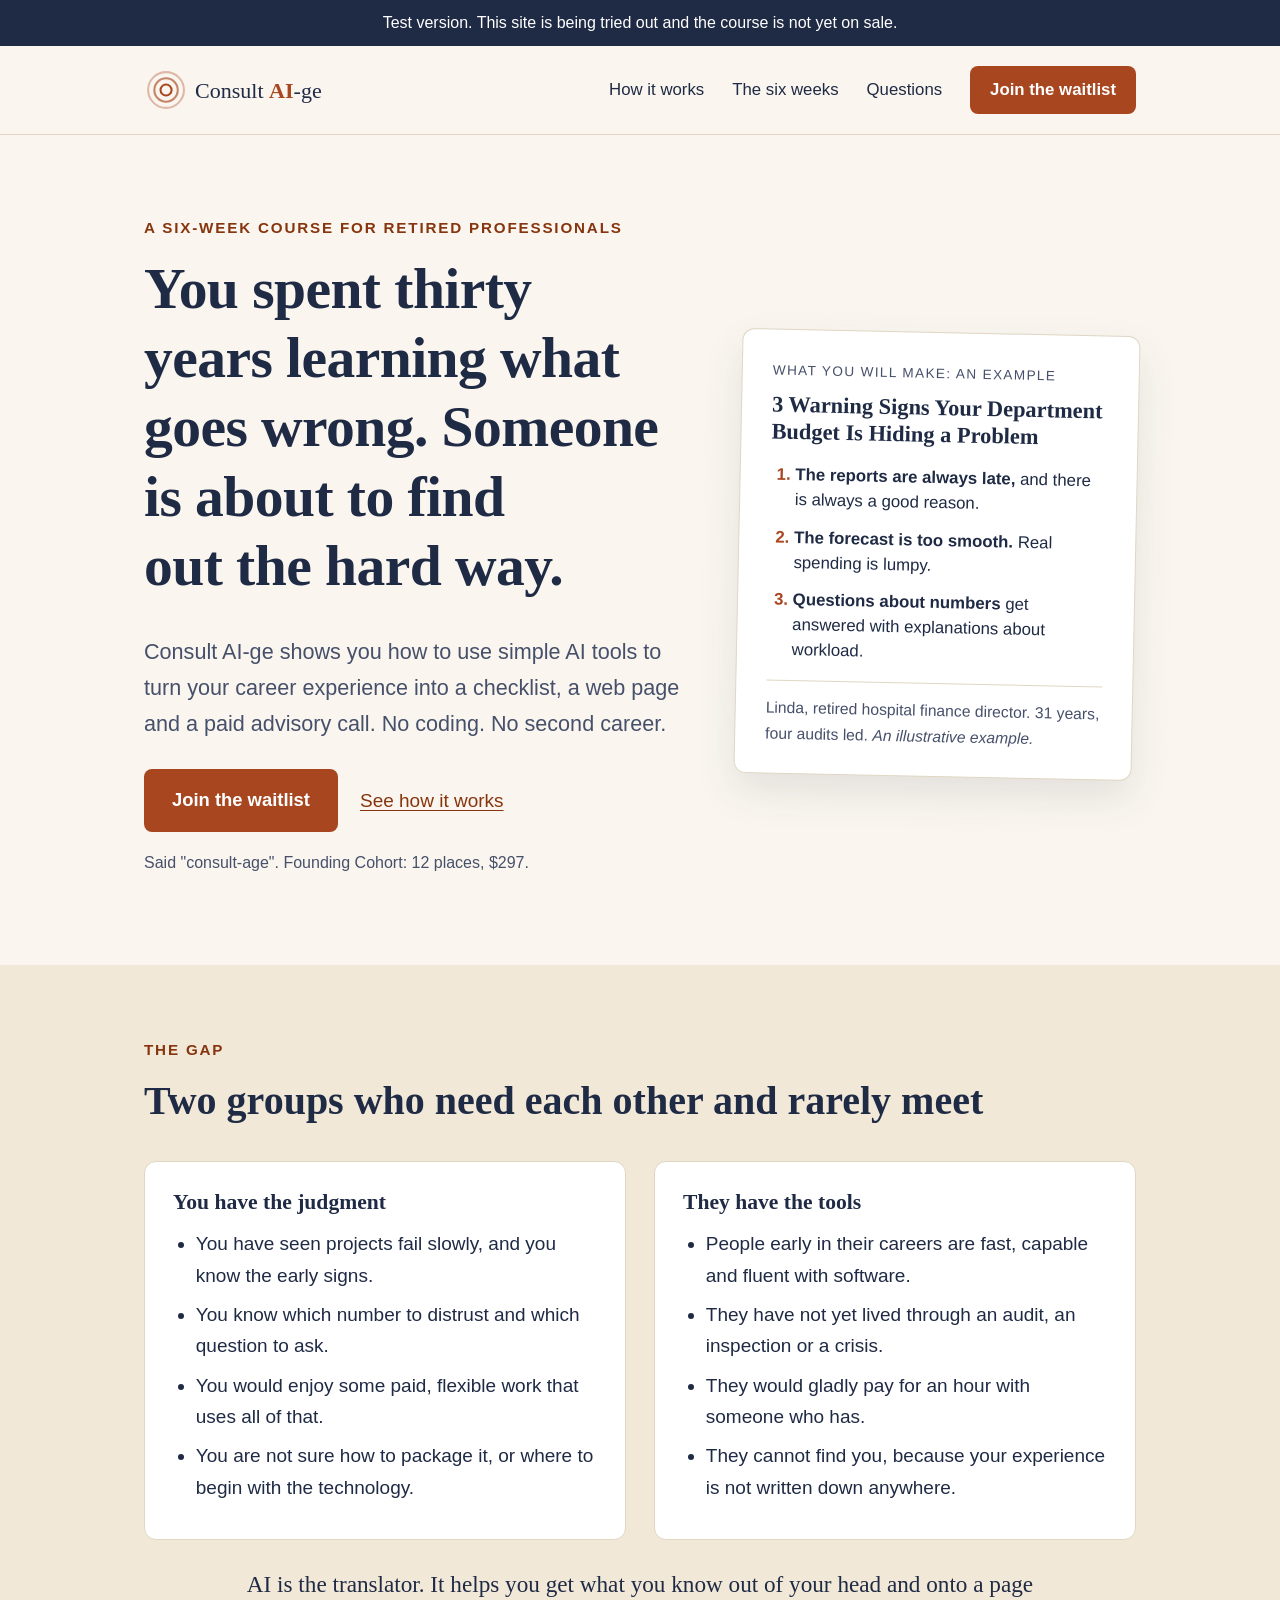
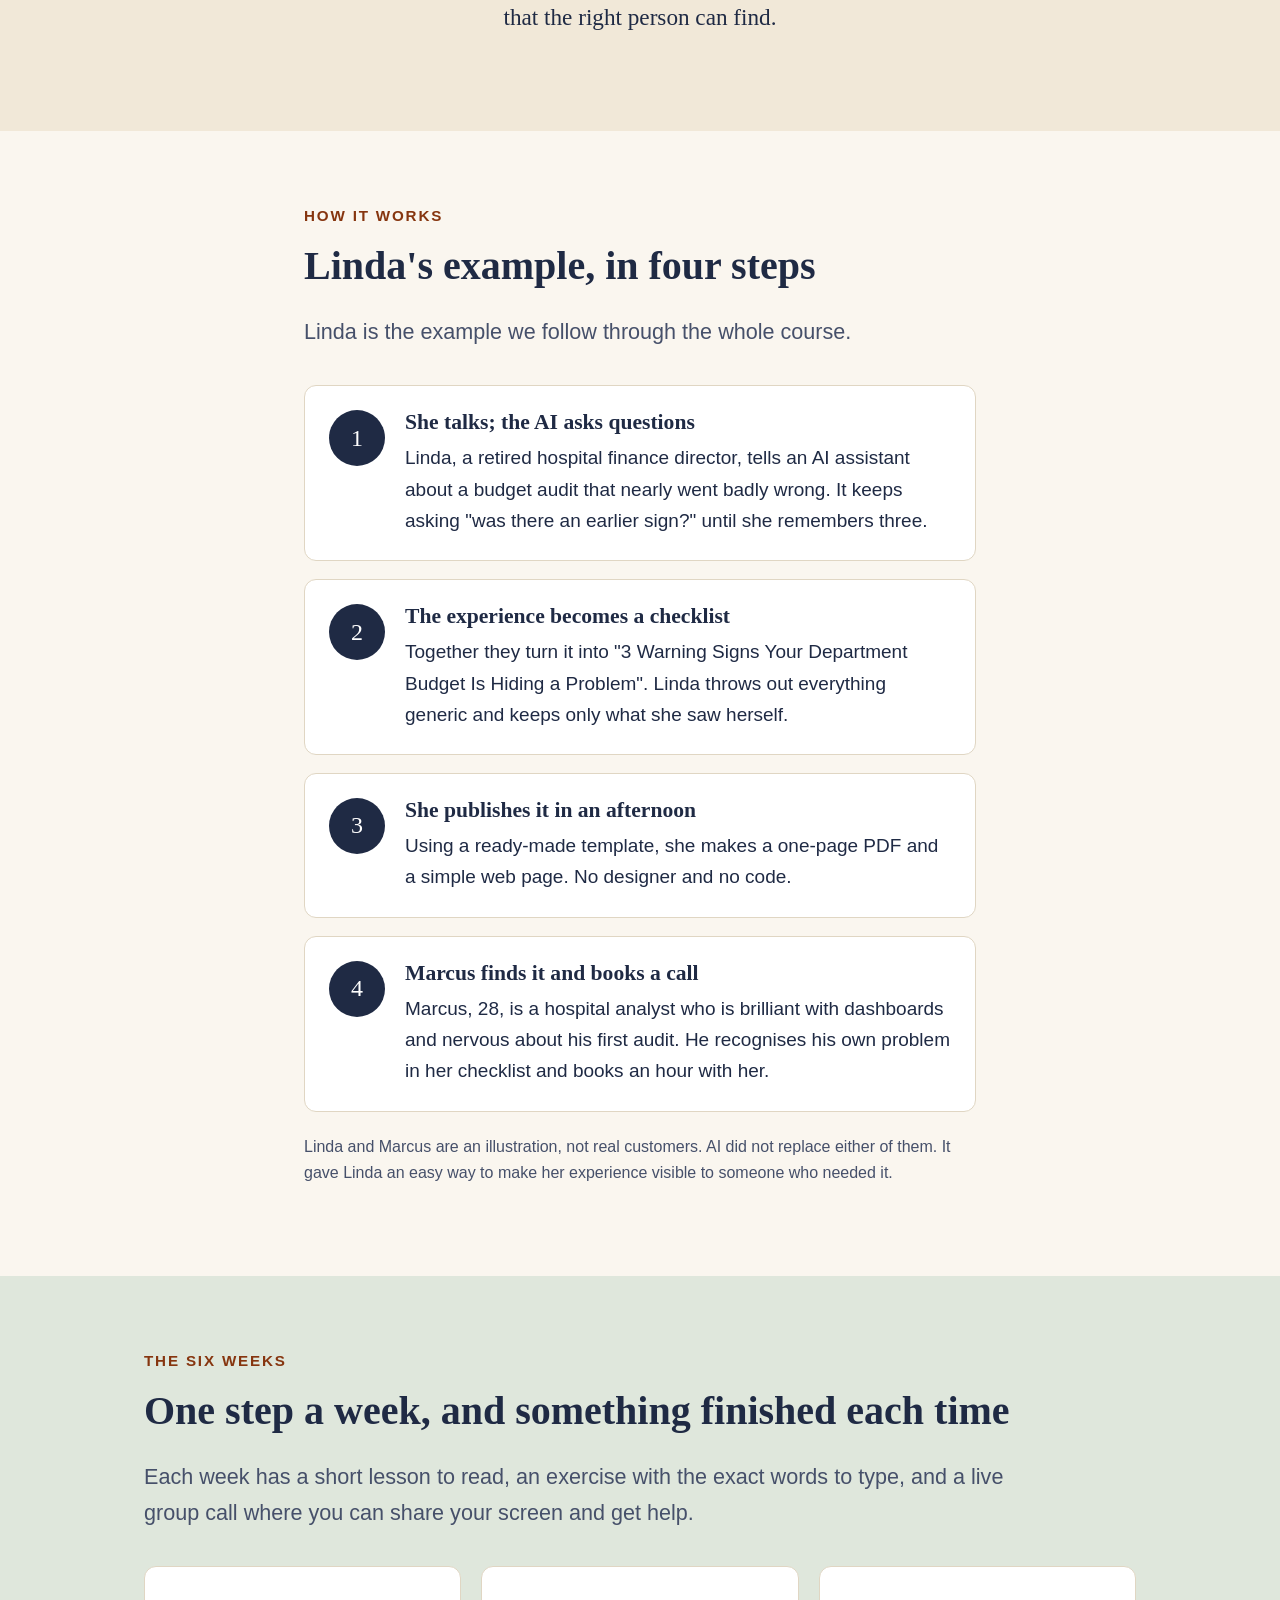
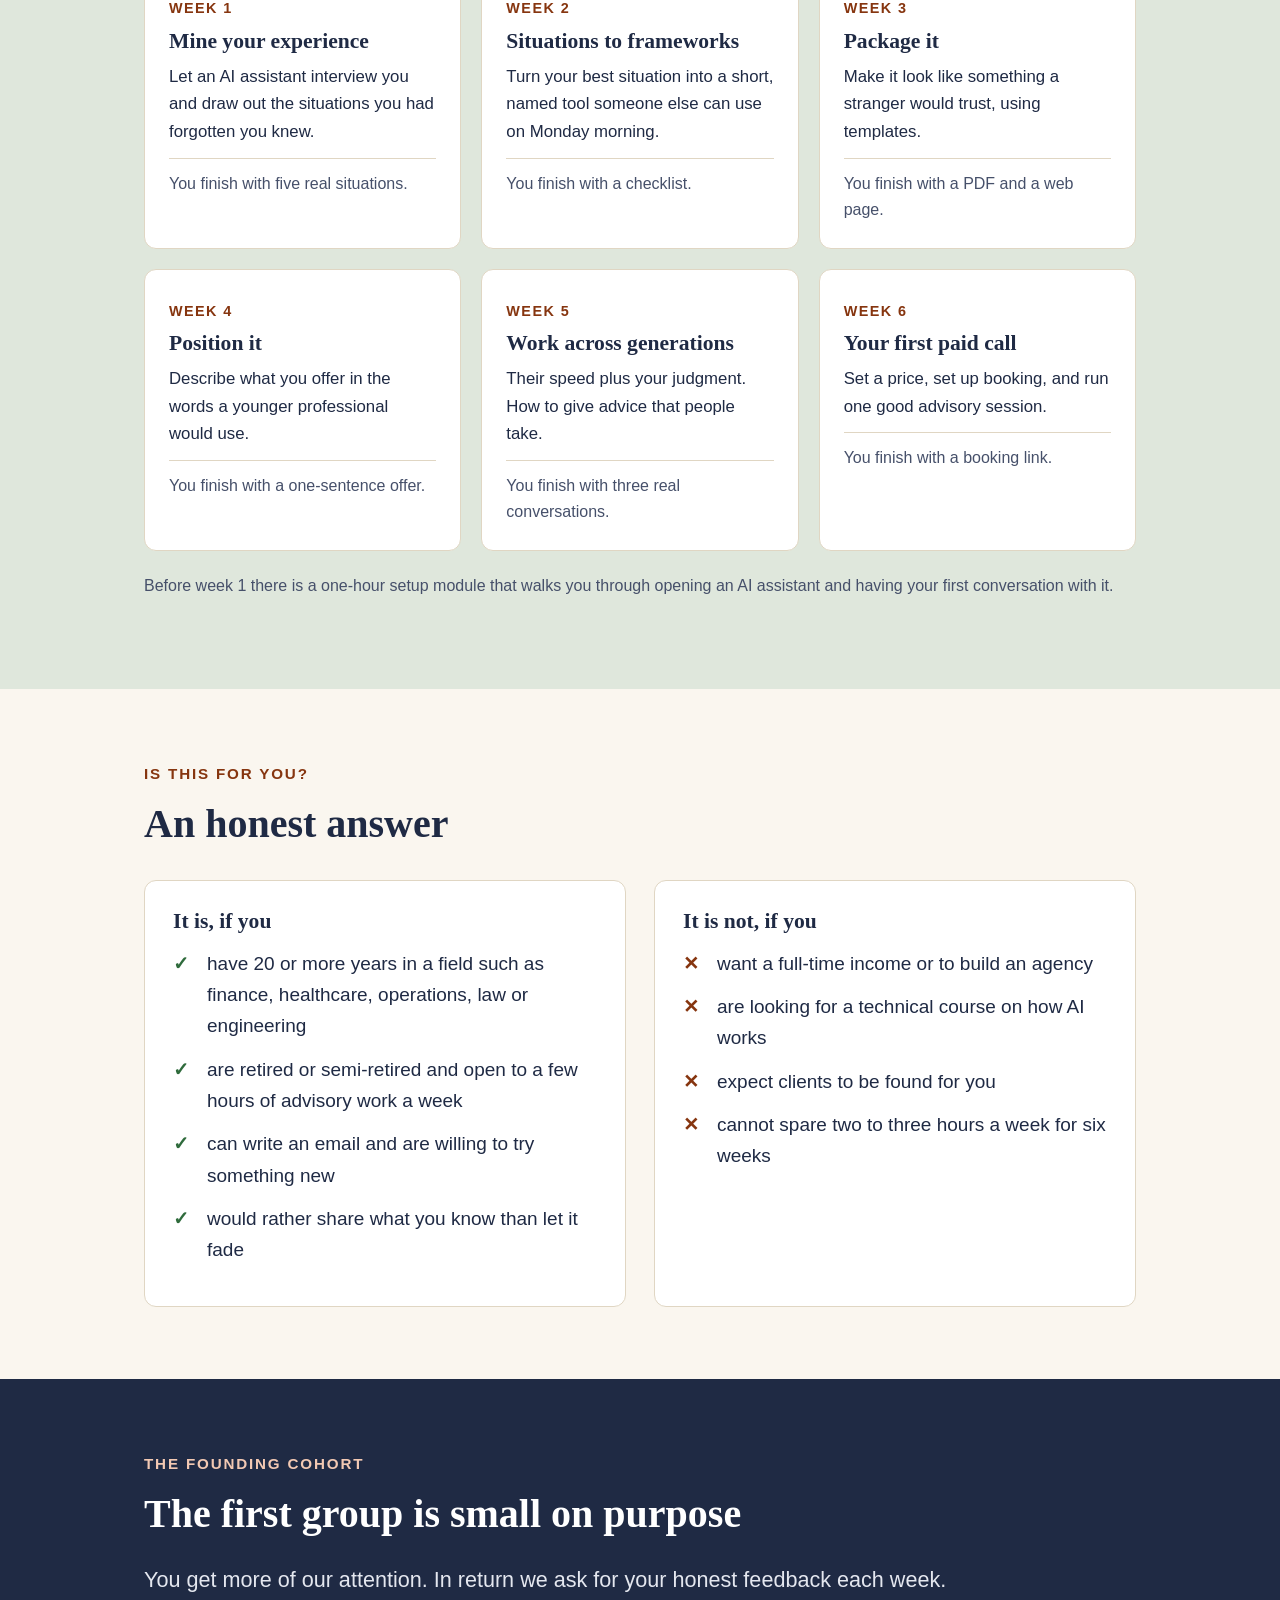
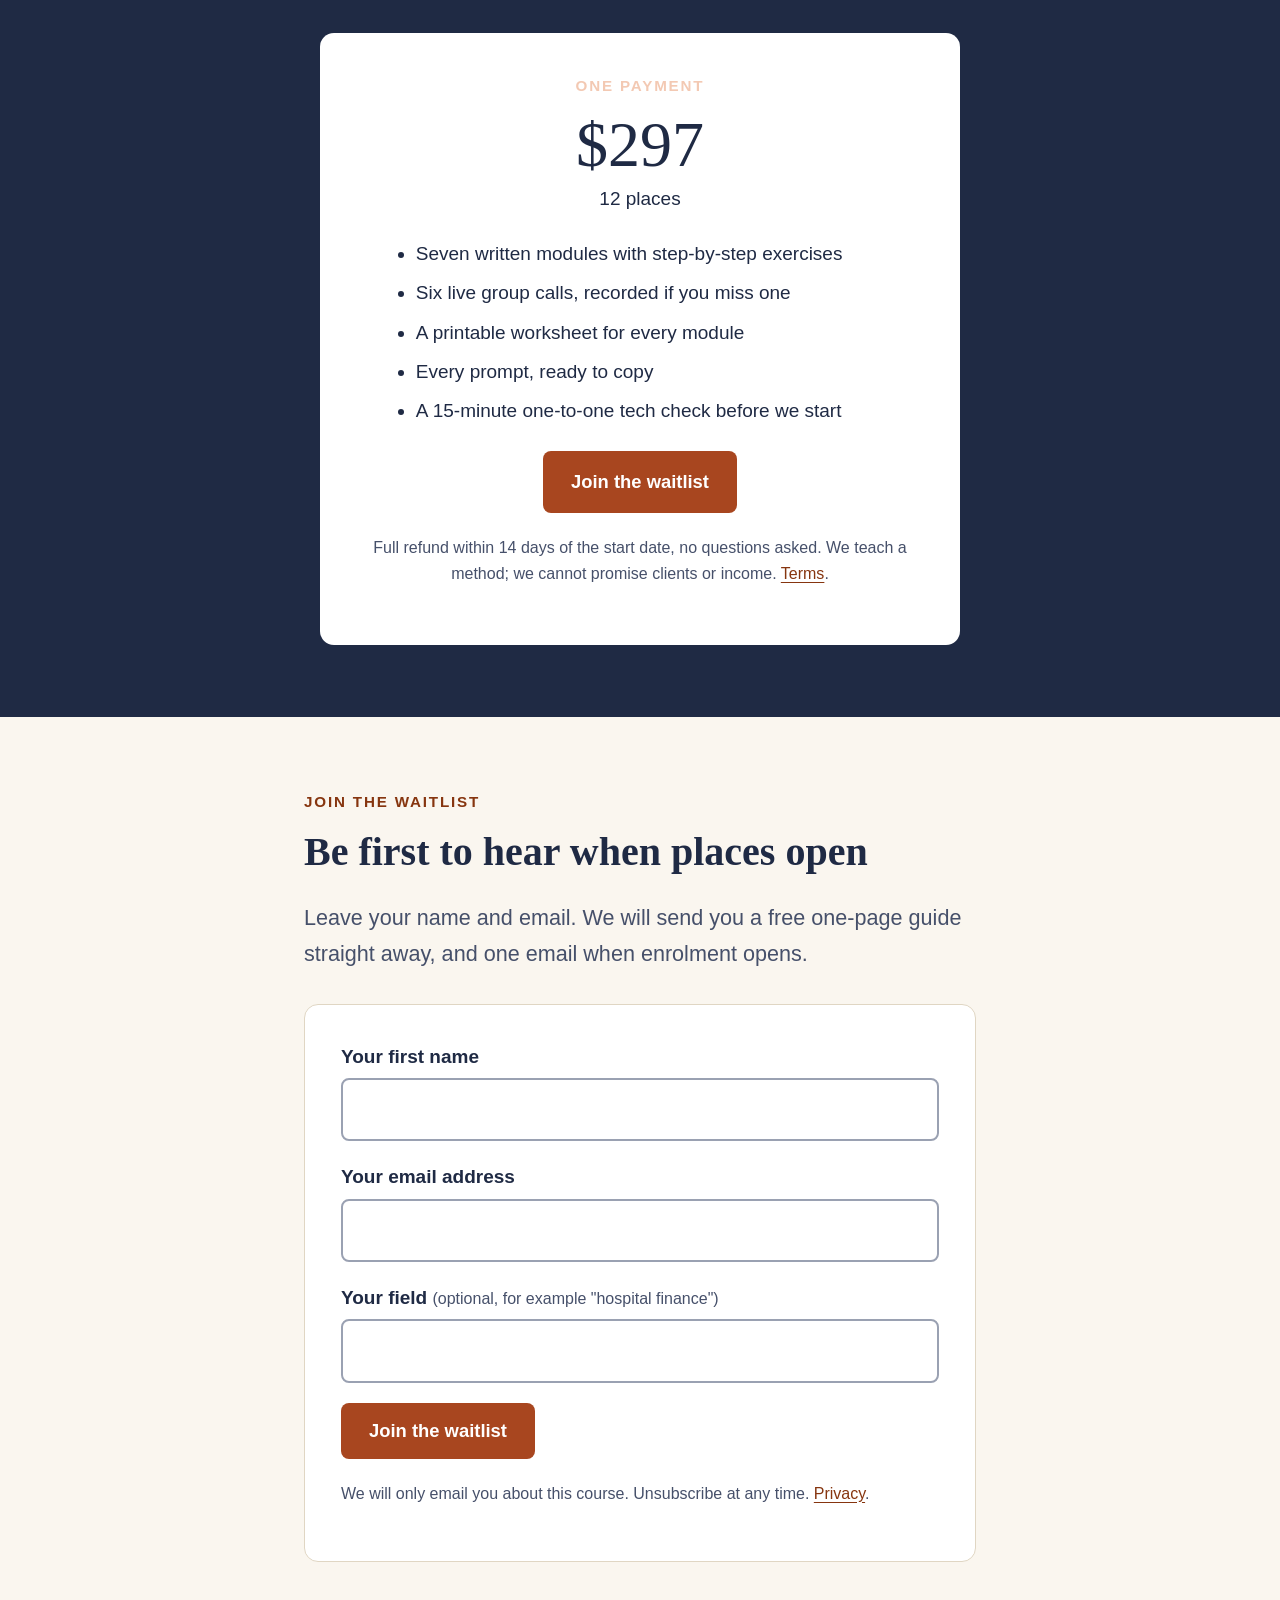
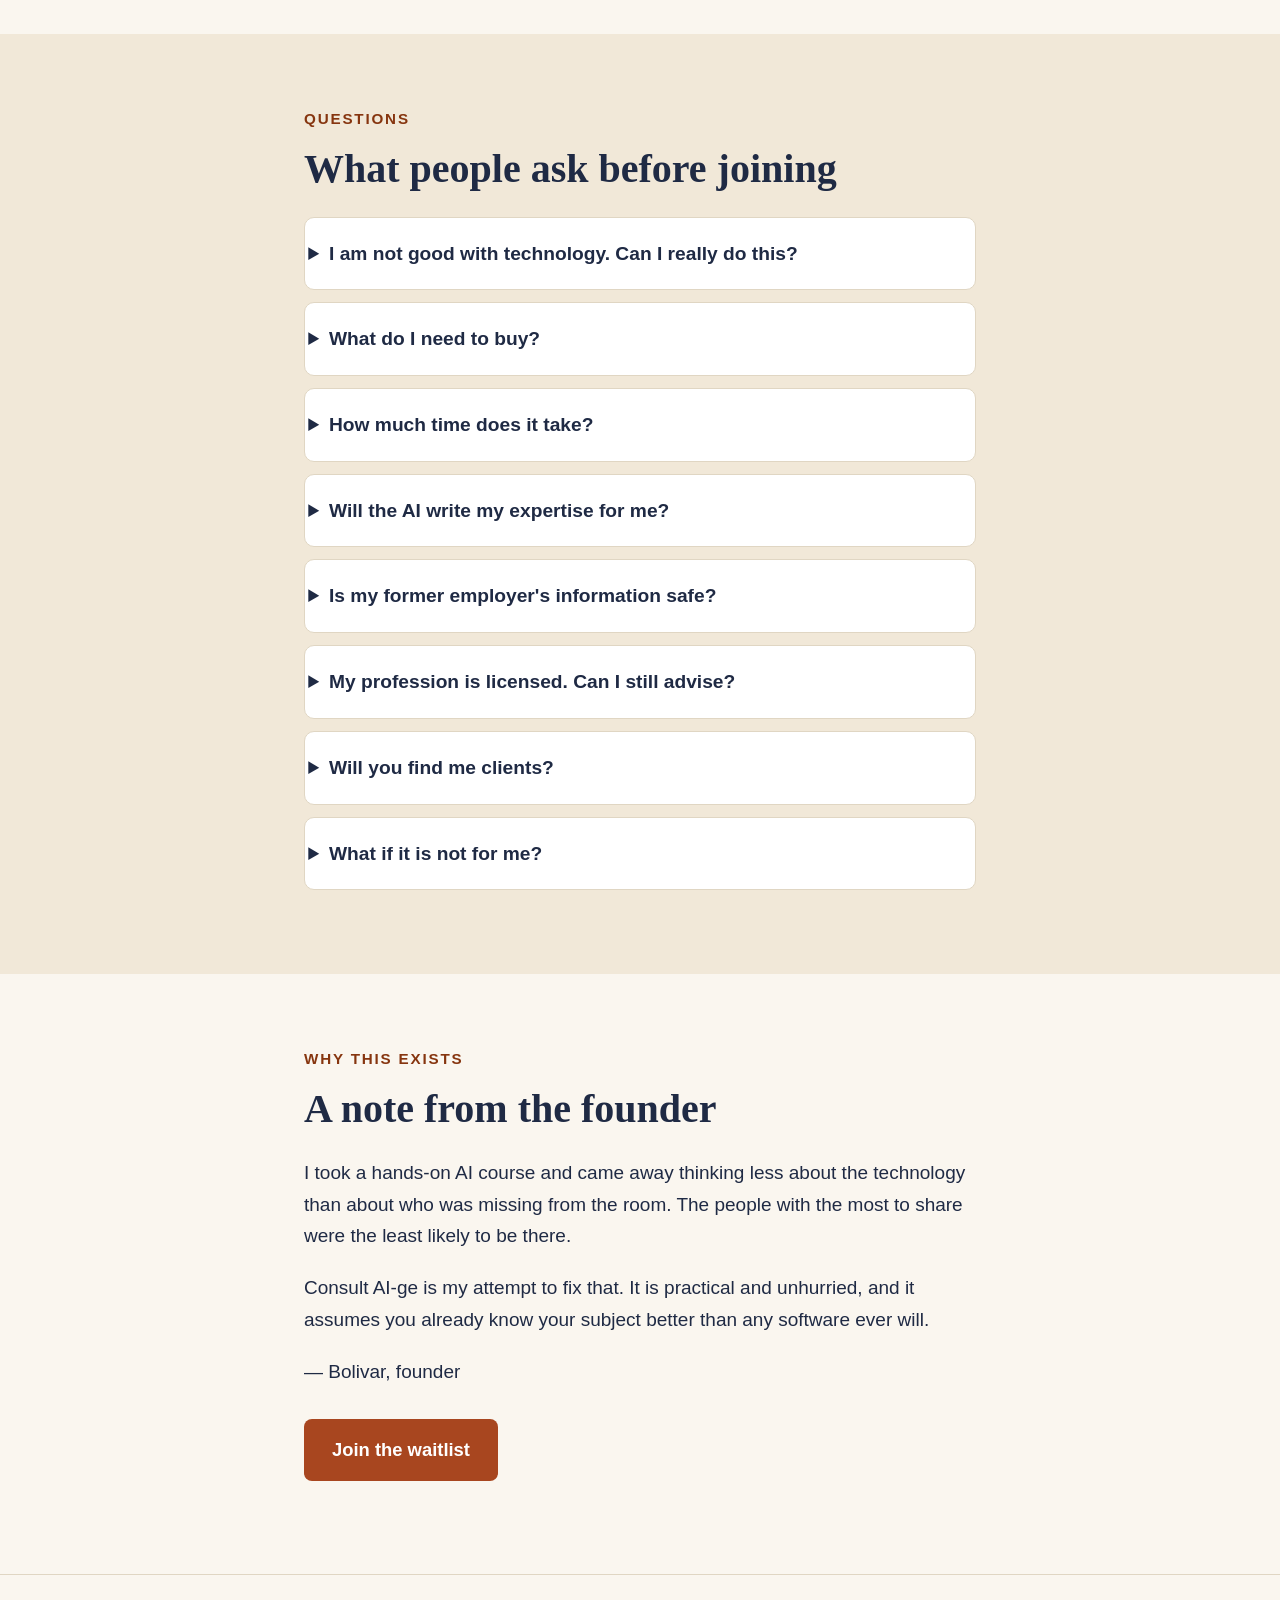
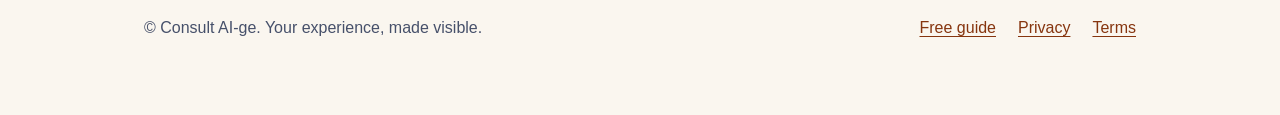
<file: site/index.html>
<!DOCTYPE html>
<html lang="en">
<head>
  <meta charset="utf-8">
  <meta name="viewport" content="width=device-width, initial-scale=1">
  <title>Consult AI-ge | Your experience, made visible</title>
  <meta name="description" content="A six-week course for retired professionals. Use simple AI tools to turn decades of experience into a clear advisory offer that younger professionals can find, trust and pay for.">
  <meta property="og:title" content="Consult AI-ge: your experience, made visible">
  <meta property="og:description" content="A six-week course for retired professionals. Turn your career situations into a checklist, a web page and your first paid advisory call.">
  <meta property="og:type" content="website">
  <link rel="icon" href="assets/favicon.svg" type="image/svg+xml">
  <link rel="stylesheet" href="styles.css">
</head>
<body>
  <a class="skip" href="#main">Skip to content</a>

  <header class="site-header">
    <div class="wrap">
      <a class="logo" href="/"><img src="assets/logo.svg" alt="Consult AI-ge" width="248" height="44"></a>
      <nav class="site-nav" aria-label="Main">
        <a href="#how">How it works</a>
        <a href="#course">The six weeks</a>
        <a href="#faq">Questions</a>
        <a class="btn" href="#join" data-cta>Join the waitlist</a>
      </nav>
    </div>
  </header>

  <main id="main">

    <section class="hero">
      <div class="wrap hero-grid">
        <div>
          <p class="eyebrow">A six-week course for retired professionals</p>
          <h1>You spent thirty years learning what goes wrong. Someone is about to find out the hard way.</h1>
          <p class="lede">Consult AI-ge shows you how to use simple AI tools to turn your career experience into a checklist, a web page and a paid advisory call. No coding. No second career.</p>
          <div class="hero-actions">
            <a class="btn" href="#join" data-cta>Join the waitlist</a>
            <a href="#how">See how it works</a>
          </div>
          <p class="hero-note">Said "consult-age". Founding Cohort: <span data-seats>12</span> places, <span data-price>$297</span>.</p>
        </div>

        <aside class="sample" aria-label="An example of what you will make">
          <p class="sample-label">What you will make: an example</p>
          <h3>3 Warning Signs Your Department Budget Is Hiding a Problem</h3>
          <ol>
            <li><strong>The reports are always late,</strong> and there is always a good reason.</li>
            <li><strong>The forecast is too smooth.</strong> Real spending is lumpy.</li>
            <li><strong>Questions about numbers</strong> get answered with explanations about workload.</li>
          </ol>
          <p class="sample-by">Linda, retired hospital finance director. 31 years, four audits led. <em>An illustrative example.</em></p>
        </aside>
      </div>
    </section>

    <section class="band-sand">
      <div class="wrap">
        <p class="eyebrow">The gap</p>
        <h2>Two groups who need each other and rarely meet</h2>
        <div class="pair">
          <div class="card">
            <h3>You have the judgment</h3>
            <ul>
              <li>You have seen projects fail slowly, and you know the early signs.</li>
              <li>You know which number to distrust and which question to ask.</li>
              <li>You would enjoy some paid, flexible work that uses all of that.</li>
              <li>You are not sure how to package it, or where to begin with the technology.</li>
            </ul>
          </div>
          <div class="card">
            <h3>They have the tools</h3>
            <ul>
              <li>People early in their careers are fast, capable and fluent with software.</li>
              <li>They have not yet lived through an audit, an inspection or a crisis.</li>
              <li>They would gladly pay for an hour with someone who has.</li>
              <li>They cannot find you, because your experience is not written down anywhere.</li>
            </ul>
          </div>
        </div>
        <p class="bridge">AI is the translator. It helps you get what you know out of your head and onto a page that the right person can find.</p>
      </div>
    </section>

    <section id="how">
      <div class="wrap narrow">
        <p class="eyebrow">How it works</p>
        <h2>Linda's example, in four steps</h2>
        <p class="lede">Linda is the example we follow through the whole course.</p>
        <ol class="steps">
          <li>
            <div>
              <h3>She talks; the AI asks questions</h3>
              <p>Linda, a retired hospital finance director, tells an AI assistant about a budget audit that nearly went badly wrong. It keeps asking "was there an earlier sign?" until she remembers three.</p>
            </div>
          </li>
          <li>
            <div>
              <h3>The experience becomes a checklist</h3>
              <p>Together they turn it into "3 Warning Signs Your Department Budget Is Hiding a Problem". Linda throws out everything generic and keeps only what she saw herself.</p>
            </div>
          </li>
          <li>
            <div>
              <h3>She publishes it in an afternoon</h3>
              <p>Using a ready-made template, she makes a one-page PDF and a simple web page. No designer and no code.</p>
            </div>
          </li>
          <li>
            <div>
              <h3>Marcus finds it and books a call</h3>
              <p>Marcus, 28, is a hospital analyst who is brilliant with dashboards and nervous about his first audit. He recognises his own problem in her checklist and books an hour with her.</p>
            </div>
          </li>
        </ol>
        <p class="fineprint">Linda and Marcus are an illustration, not real customers. AI did not replace either of them. It gave Linda an easy way to make her experience visible to someone who needed it.</p>
      </div>
    </section>

    <section id="course" class="band-sage">
      <div class="wrap">
        <p class="eyebrow">The six weeks</p>
        <h2>One step a week, and something finished each time</h2>
        <p class="lede">Each week has a short lesson to read, an exercise with the exact words to type, and a live group call where you can share your screen and get help.</p>
        <div class="weeks">
          <article class="week">
            <span class="when">Week 1</span>
            <h3>Mine your experience</h3>
            <p>Let an AI assistant interview you and draw out the situations you had forgotten you knew.</p>
            <p class="get">You finish with five real situations.</p>
          </article>
          <article class="week">
            <span class="when">Week 2</span>
            <h3>Situations to frameworks</h3>
            <p>Turn your best situation into a short, named tool someone else can use on Monday morning.</p>
            <p class="get">You finish with a checklist.</p>
          </article>
          <article class="week">
            <span class="when">Week 3</span>
            <h3>Package it</h3>
            <p>Make it look like something a stranger would trust, using templates.</p>
            <p class="get">You finish with a PDF and a web page.</p>
          </article>
          <article class="week">
            <span class="when">Week 4</span>
            <h3>Position it</h3>
            <p>Describe what you offer in the words a younger professional would use.</p>
            <p class="get">You finish with a one-sentence offer.</p>
          </article>
          <article class="week">
            <span class="when">Week 5</span>
            <h3>Work across generations</h3>
            <p>Their speed plus your judgment. How to give advice that people take.</p>
            <p class="get">You finish with three real conversations.</p>
          </article>
          <article class="week">
            <span class="when">Week 6</span>
            <h3>Your first paid call</h3>
            <p>Set a price, set up booking, and run one good advisory session.</p>
            <p class="get">You finish with a booking link.</p>
          </article>
        </div>
        <p class="fineprint">Before week 1 there is a one-hour setup module that walks you through opening an AI assistant and having your first conversation with it.</p>
      </div>
    </section>

    <section>
      <div class="wrap">
        <p class="eyebrow">Is this for you?</p>
        <h2>An honest answer</h2>
        <div class="fit">
          <div class="card yes">
            <h3>It is, if you</h3>
            <ul>
              <li>have 20 or more years in a field such as finance, healthcare, operations, law or engineering</li>
              <li>are retired or semi-retired and open to a few hours of advisory work a week</li>
              <li>can write an email and are willing to try something new</li>
              <li>would rather share what you know than let it fade</li>
            </ul>
          </div>
          <div class="card no">
            <h3>It is not, if you</h3>
            <ul>
              <li>want a full-time income or to build an agency</li>
              <li>are looking for a technical course on how AI works</li>
              <li>expect clients to be found for you</li>
              <li>cannot spare two to three hours a week for six weeks</li>
            </ul>
          </div>
        </div>
      </div>
    </section>

    <section class="band-ink">
      <div class="wrap">
        <p class="eyebrow">The Founding Cohort</p>
        <h2>The first group is small on purpose</h2>
        <p class="lede">You get more of our attention. In return we ask for your honest feedback each week.</p>
        <div class="price-card">
          <p class="eyebrow">One payment</p>
          <p class="price" data-price>$297</p>
          <p><span data-seats>12</span> places</p>
          <ul>
            <li>Seven written modules with step-by-step exercises</li>
            <li>Six live group calls, recorded if you miss one</li>
            <li>A printable worksheet for every module</li>
            <li>Every prompt, ready to copy</li>
            <li>A 15-minute one-to-one tech check before we start</li>
          </ul>
          <p data-cohort-start hidden></p>
          <p><a class="btn" href="#join" data-cta>Join the waitlist</a></p>
          <p class="fineprint">Full refund within 14 days of the start date, no questions asked. We teach a method; we cannot promise clients or income. <a href="terms.html">Terms</a>.</p>
        </div>
      </div>
    </section>

    <section id="join" data-waitlist-only>
      <div class="wrap narrow">
        <p class="eyebrow">Join the waitlist</p>
        <h2>Be first to hear when places open</h2>
        <p class="lede">Leave your name and email. We will send you a free one-page guide straight away, and one email when enrolment opens.</p>
        <form class="form-card" name="waitlist" method="POST" action="/thanks/" data-netlify="true" netlify-honeypot="bot-field">
          <input type="hidden" name="form-name" value="waitlist">
          <p class="hp"><label>Leave this empty <input name="bot-field" tabindex="-1" autocomplete="off"></label></p>

          <label for="name">Your first name</label>
          <input id="name" name="name" type="text" autocomplete="given-name" required>

          <label for="email">Your email address</label>
          <input id="email" name="email" type="email" autocomplete="email" required>

          <label for="field">Your field <span class="hint">(optional, for example "hospital finance")</span></label>
          <input id="field" name="field" type="text">

          <button class="btn" type="submit">Join the waitlist</button>
          <p class="fineprint">We will only email you about this course. Unsubscribe at any time. <a href="privacy.html">Privacy</a>.</p>
        </form>
      </div>
    </section>

    <section id="faq" class="band-sand">
      <div class="wrap narrow">
        <p class="eyebrow">Questions</p>
        <h2>What people ask before joining</h2>

        <details>
          <summary>I am not good with technology. Can I really do this?</summary>
          <p>Yes. If you can write an email, you can do every exercise. You type in plain English and the AI assistant replies in plain English. The first module is a gentle setup, and anyone who wants one gets a one-to-one tech check before week 1.</p>
        </details>
        <details>
          <summary>What do I need to buy?</summary>
          <p>Nothing to begin with. The free versions of the tools we use are enough to complete the course. You need a computer or tablet and an internet connection.</p>
        </details>
        <details>
          <summary>How much time does it take?</summary>
          <p>Two to three hours a week for six weeks, plus the one-hour live call. Week 3, when you build your page, takes a little longer.</p>
        </details>
        <details>
          <summary>Will the AI write my expertise for me?</summary>
          <p>No, and you would not want it to. The AI asks questions and tidies up your answers. The knowledge is yours. A good part of the course is learning to spot and remove the generic text these tools like to add.</p>
        </details>
        <details>
          <summary>Is my former employer's information safe?</summary>
          <p>You will never be asked to share anything confidential. The first rule of the course is to change names and figures before you type, and to leave out any situation covered by an agreement you signed.</p>
        </details>
        <details>
          <summary>My profession is licensed. Can I still advise?</summary>
          <p>Often yes, but the limits differ by profession and place. The course teaches you to share experience and judgment, not to practise a regulated profession, and it tells you what to check with your licensing body first.</p>
        </details>
        <details>
          <summary>Will you find me clients?</summary>
          <p>No. We teach you how to become findable and how to hold your first conversations, and you do the reaching out. We do not promise clients or income.</p>
        </details>
        <details>
          <summary>What if it is not for me?</summary>
          <p>Tell us within 14 days of the start date and we will refund you in full.</p>
        </details>
      </div>
    </section>

    <section>
      <div class="wrap narrow">
        <p class="eyebrow">Why this exists</p>
        <h2>A note from the founder</h2>
        <p>I took a hands-on AI course and came away thinking less about the technology than about who was missing from the room. The people with the most to share were the least likely to be there.</p>
        <p>Consult AI-ge is my attempt to fix that. It is practical and unhurried, and it assumes you already know your subject better than any software ever will.</p>
        <p>— Bolivar, founder</p>
        <p style="margin-top:32px"><a class="btn" href="#join" data-cta>Join the waitlist</a></p>
      </div>
    </section>

  </main>

  <footer class="site-footer">
    <div class="wrap">
      <p>© Consult AI-ge. Your experience, made visible.</p>
      <nav aria-label="Footer">
        <a href="free-guide.html">Free guide</a>
        <a href="privacy.html">Privacy</a>
        <a href="terms.html">Terms</a>
      </nav>
    </div>
  </footer>

  <script src="config.js"></script>
  <script src="main.js"></script>
</body>
</html>
</file>
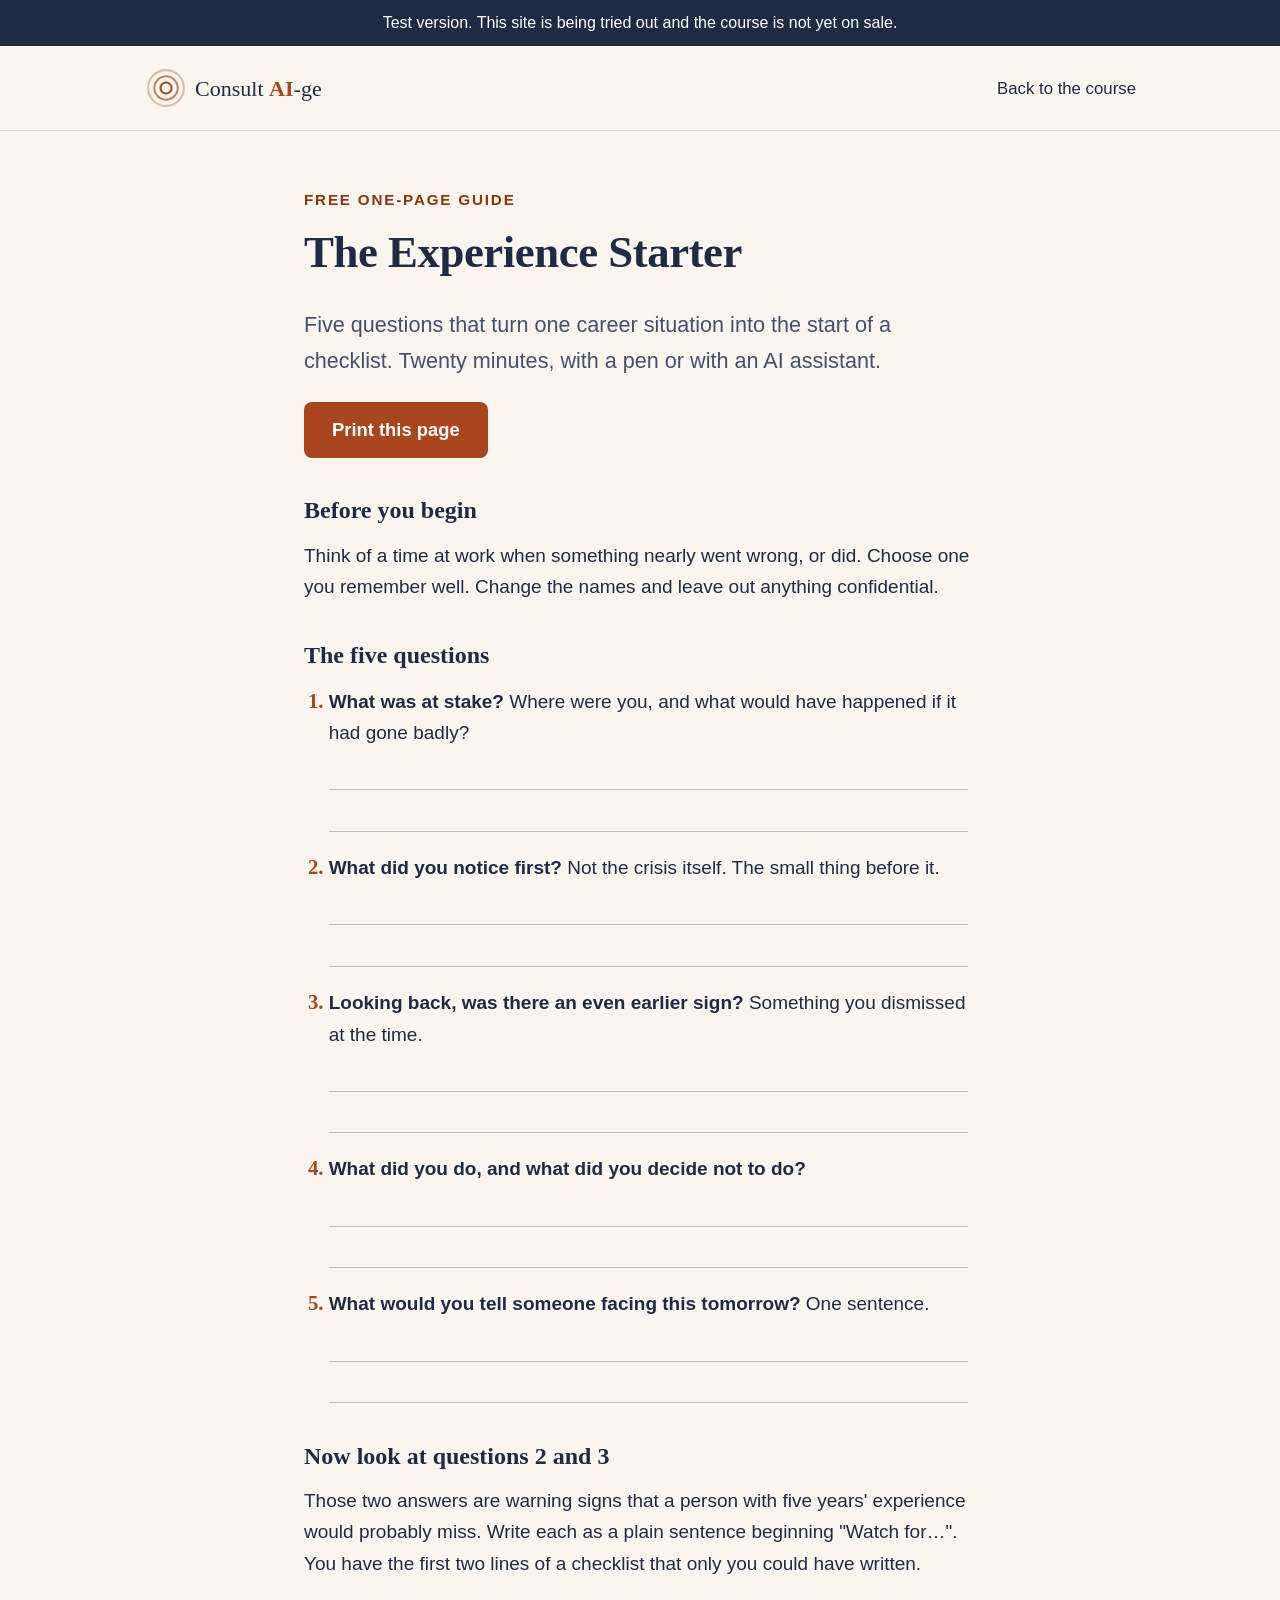
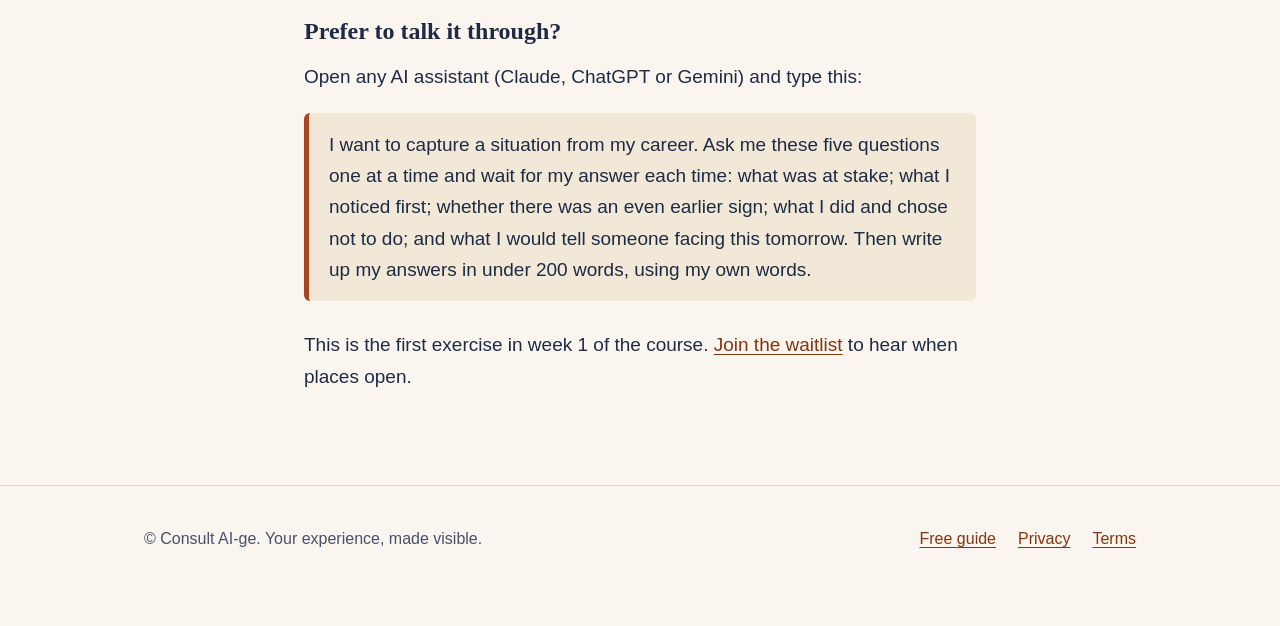
<file: site/free-guide.html>
<!DOCTYPE html>
<html lang="en">
<head>
  <meta charset="utf-8">
  <meta name="viewport" content="width=device-width, initial-scale=1">
  <title>The Experience Starter: a free guide | Consult AI-ge</title>
  <meta name="description" content="Five questions that turn one career situation into the start of a checklist. A free one-page guide from Consult AI-ge.">
  <link rel="icon" href="assets/favicon.svg" type="image/svg+xml">
  <link rel="stylesheet" href="styles.css">
</head>
<body>
  <header class="site-header">
    <div class="wrap">
      <a class="logo" href="/"><img src="assets/logo.svg" alt="Consult AI-ge" width="248" height="44"></a>
      <nav class="site-nav" aria-label="Main"><a href="/">Back to the course</a></nav>
    </div>
  </header>
  <main class="page">
    <div class="wrap narrow">
      <p class="eyebrow">Free one-page guide</p>
      <h1>The Experience Starter</h1>
      <p class="lede">Five questions that turn one career situation into the start of a checklist. Twenty minutes, with a pen or with an AI assistant.</p>
      <p class="no-print"><button class="btn" onclick="window.print()">Print this page</button></p>

      <h2>Before you begin</h2>
      <p>Think of a time at work when something nearly went wrong, or did. Choose one you remember well. Change the names and leave out anything confidential.</p>

      <h2>The five questions</h2>
      <ol class="guide-q">
        <li><strong>What was at stake?</strong> Where were you, and what would have happened if it had gone badly?<div class="lines"></div><div class="lines"></div></li>
        <li><strong>What did you notice first?</strong> Not the crisis itself. The small thing before it.<div class="lines"></div><div class="lines"></div></li>
        <li><strong>Looking back, was there an even earlier sign?</strong> Something you dismissed at the time.<div class="lines"></div><div class="lines"></div></li>
        <li><strong>What did you do, and what did you decide not to do?</strong><div class="lines"></div><div class="lines"></div></li>
        <li><strong>What would you tell someone facing this tomorrow?</strong> One sentence.<div class="lines"></div><div class="lines"></div></li>
      </ol>

      <h2>Now look at questions 2 and 3</h2>
      <p>Those two answers are warning signs that a person with five years' experience would probably miss. Write each as a plain sentence beginning "Watch for…". You have the first two lines of a checklist that only you could have written.</p>

      <h2>Prefer to talk it through?</h2>
      <p>Open any AI assistant (Claude, ChatGPT or Gemini) and type this:</p>
      <div class="notice">
        <p style="margin:0">I want to capture a situation from my career. Ask me these five questions one at a time and wait for my answer each time: what was at stake; what I noticed first; whether there was an even earlier sign; what I did and chose not to do; and what I would tell someone facing this tomorrow. Then write up my answers in under 200 words, using my own words.</p>
      </div>

      <p class="no-print">This is the first exercise in week 1 of the course. <a href="/#join">Join the waitlist</a> to hear when places open.</p>
    </div>
  </main>
  <footer class="site-footer">
    <div class="wrap">
      <p>© Consult AI-ge. Your experience, made visible.</p>
      <nav aria-label="Footer">
        <a href="free-guide.html">Free guide</a>
        <a href="privacy.html">Privacy</a>
        <a href="terms.html">Terms</a>
      </nav>
    </div>
  </footer>
  <script src="config.js"></script>
  <script src="main.js"></script>
</body>
</html>
</file>
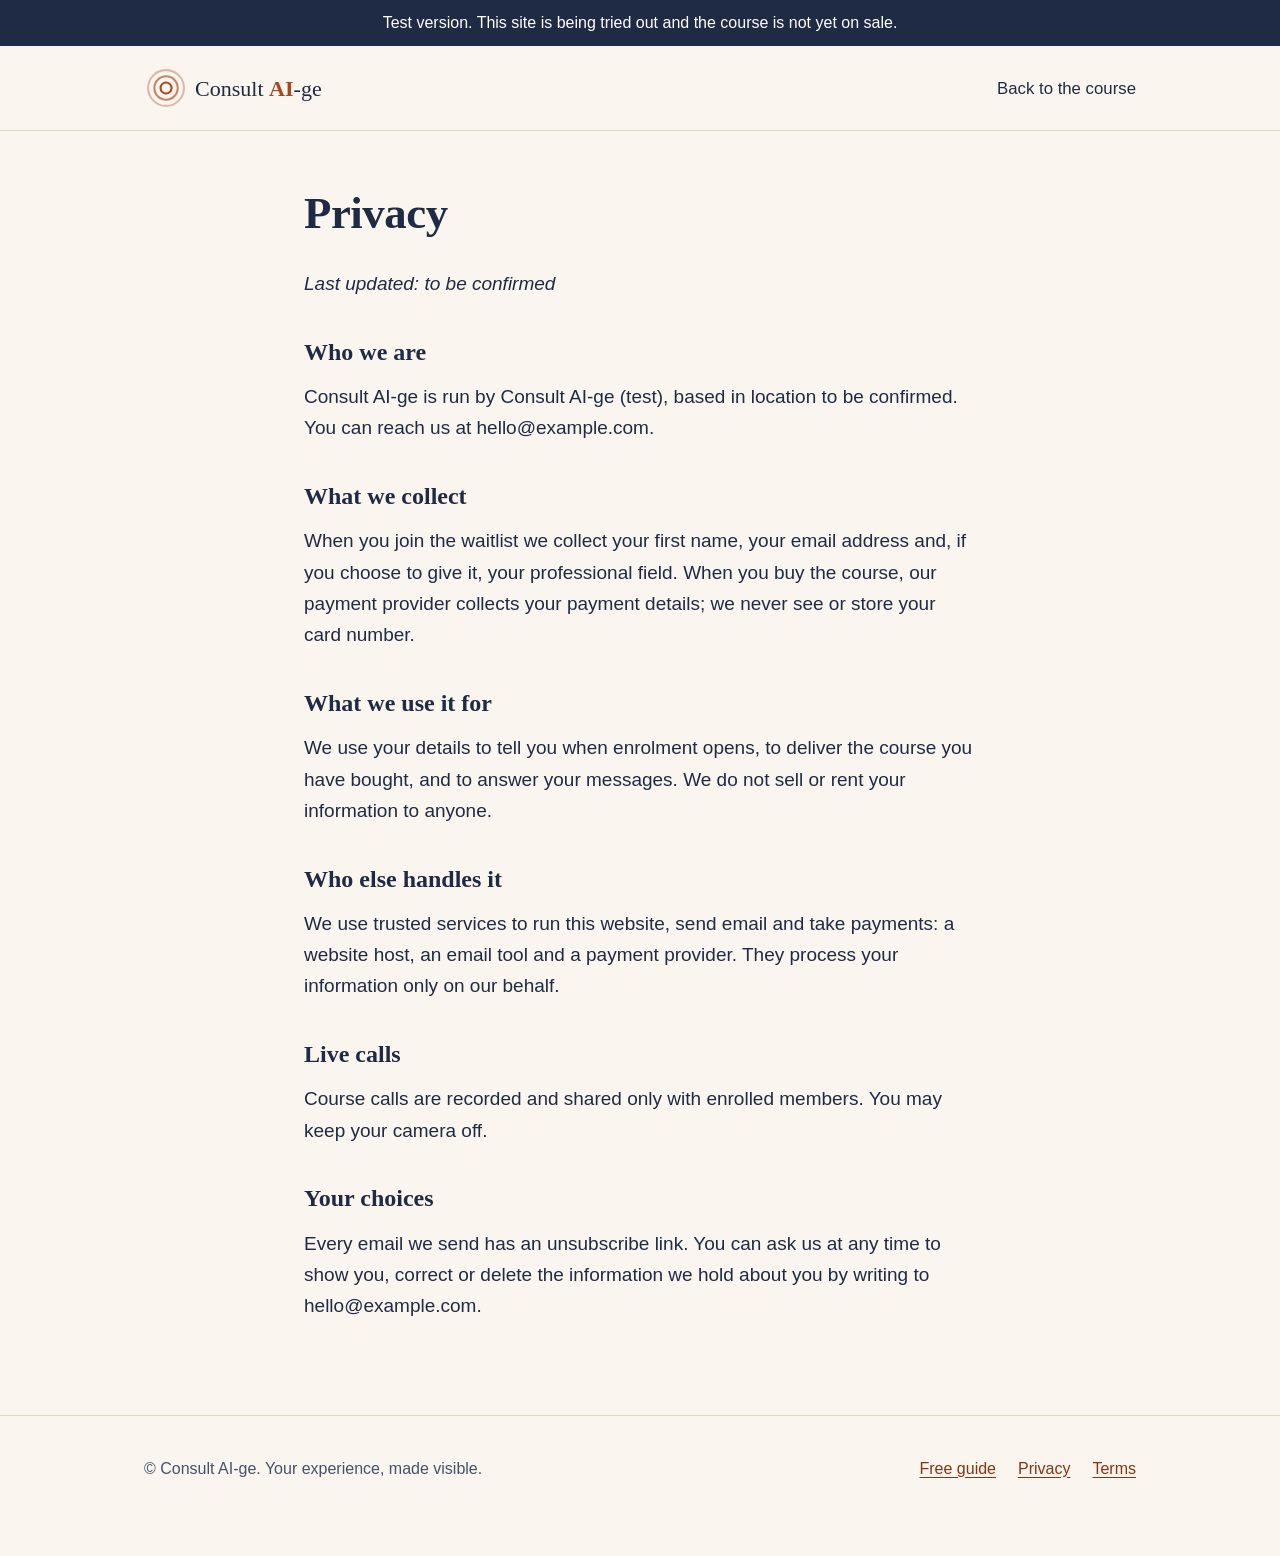
<file: site/privacy.html>
<!DOCTYPE html>
<html lang="en">
<head>
  <meta charset="utf-8">
  <meta name="viewport" content="width=device-width, initial-scale=1">
  <title>Privacy | Consult AI-ge</title>
  <meta name="description" content="How Consult AI-ge handles your personal information.">
  <link rel="icon" href="assets/favicon.svg" type="image/svg+xml">
  <link rel="stylesheet" href="styles.css">
</head>
<body>
  <header class="site-header">
    <div class="wrap">
      <a class="logo" href="/"><img src="assets/logo.svg" alt="Consult AI-ge" width="248" height="44"></a>
      <nav class="site-nav" aria-label="Main"><a href="/">Back to the course</a></nav>
    </div>
  </header>
  <main class="page">
    <div class="wrap narrow">
      <h1>Privacy</h1>
      <p><em>Last updated: <span data-biz="updated">to be confirmed</span></em></p>

      <h2>Who we are</h2>
      <p>Consult AI-ge is run by <span data-biz="legalName">Consult AI-ge (test)</span>, based in <span data-biz="location">location to be confirmed</span>. You can reach us at <span data-biz="email">hello@example.com</span>.</p>

      <h2>What we collect</h2>
      <p>When you join the waitlist we collect your first name, your email address and, if you choose to give it, your professional field. When you buy the course, our payment provider collects your payment details; we never see or store your card number.</p>

      <h2>What we use it for</h2>
      <p>We use your details to tell you when enrolment opens, to deliver the course you have bought, and to answer your messages. We do not sell or rent your information to anyone.</p>

      <h2>Who else handles it</h2>
      <p>We use trusted services to run this website, send email and take payments: <span data-biz="providers">a website host, an email tool and a payment provider</span>. They process your information only on our behalf.</p>

      <h2>Live calls</h2>
      <p>Course calls are recorded and shared only with enrolled members. You may keep your camera off.</p>

      <h2>Your choices</h2>
      <p>Every email we send has an unsubscribe link. You can ask us at any time to show you, correct or delete the information we hold about you by writing to <span data-biz="email">hello@example.com</span>.</p>
    </div>
  </main>
  <footer class="site-footer">
    <div class="wrap">
      <p>© Consult AI-ge. Your experience, made visible.</p>
      <nav aria-label="Footer">
        <a href="free-guide.html">Free guide</a>
        <a href="privacy.html">Privacy</a>
        <a href="terms.html">Terms</a>
      </nav>
    </div>
  </footer>
  <script src="config.js"></script>
  <script src="main.js"></script>
</body>
</html>
</file>
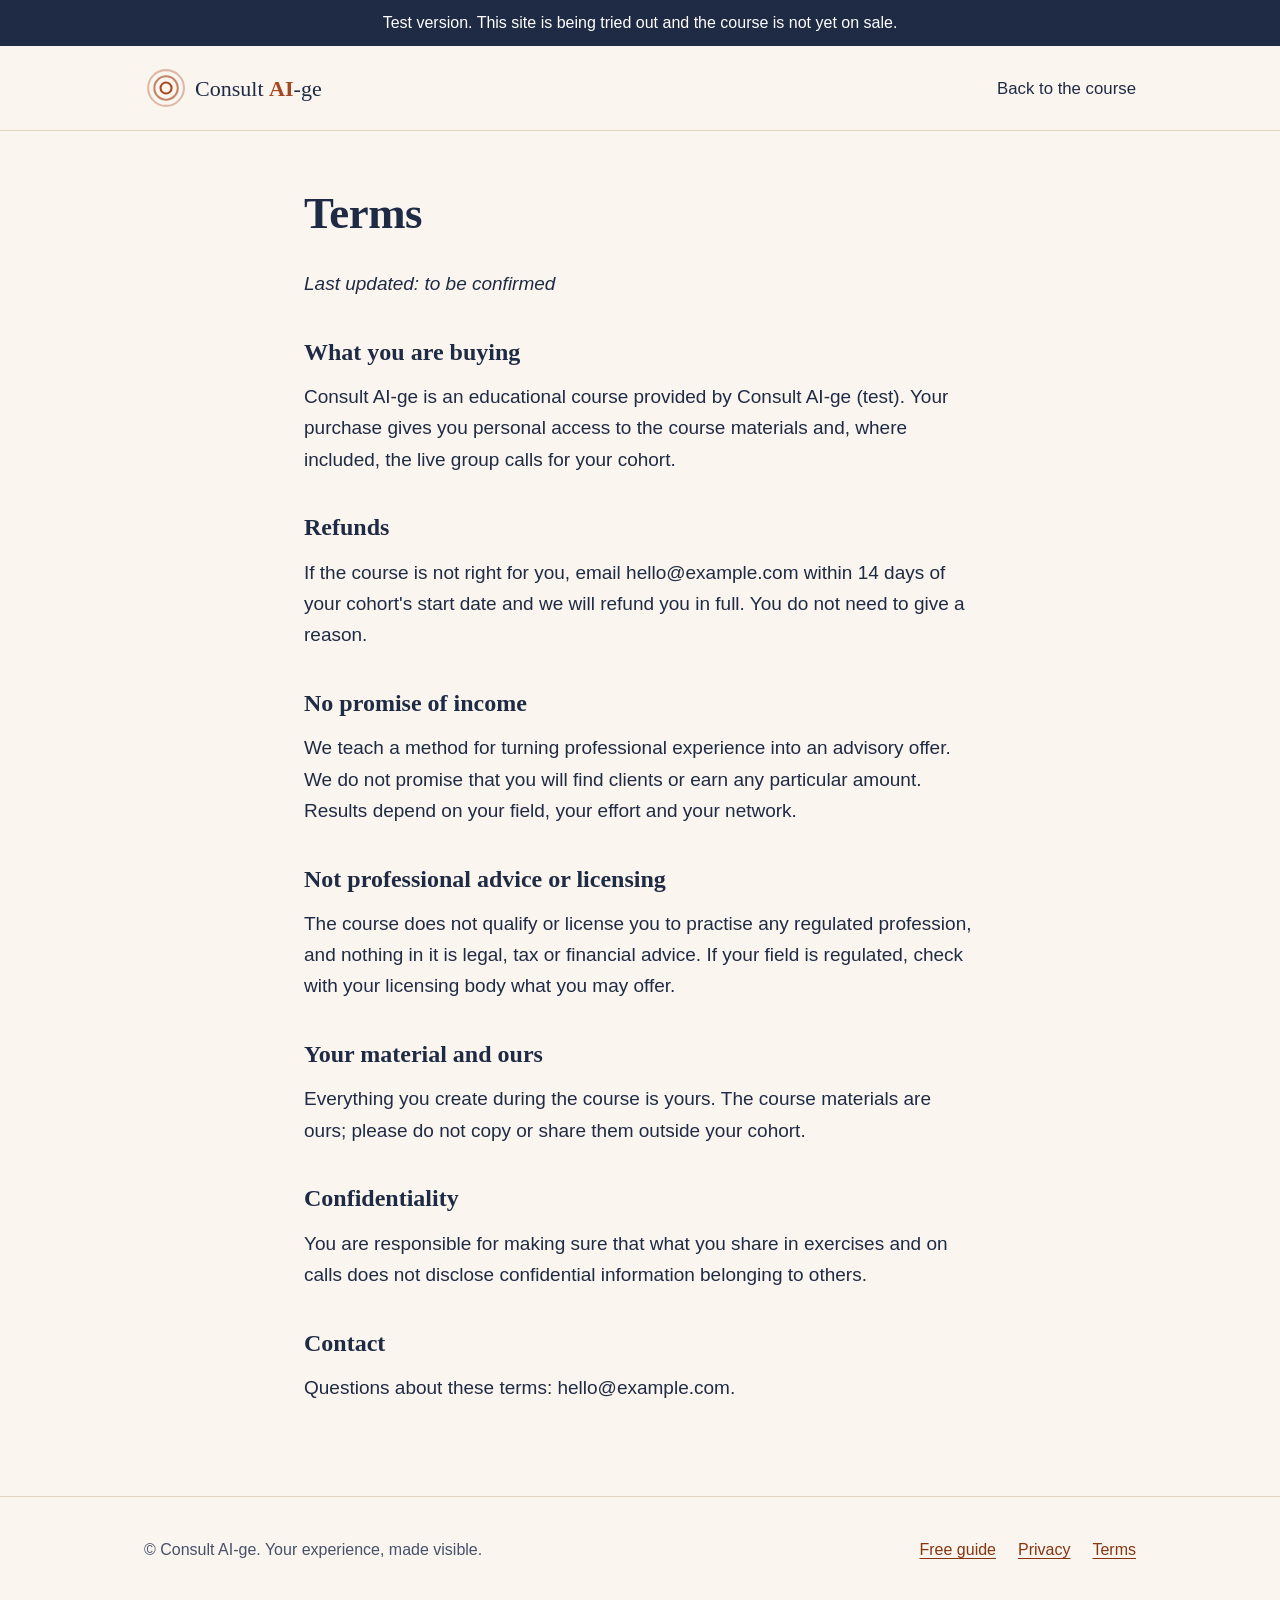
<file: site/terms.html>
<!DOCTYPE html>
<html lang="en">
<head>
  <meta charset="utf-8">
  <meta name="viewport" content="width=device-width, initial-scale=1">
  <title>Terms | Consult AI-ge</title>
  <meta name="description" content="Terms of purchase for the Consult AI-ge course.">
  <link rel="icon" href="assets/favicon.svg" type="image/svg+xml">
  <link rel="stylesheet" href="styles.css">
</head>
<body>
  <header class="site-header">
    <div class="wrap">
      <a class="logo" href="/"><img src="assets/logo.svg" alt="Consult AI-ge" width="248" height="44"></a>
      <nav class="site-nav" aria-label="Main"><a href="/">Back to the course</a></nav>
    </div>
  </header>
  <main class="page">
    <div class="wrap narrow">
      <h1>Terms</h1>
      <p><em>Last updated: <span data-biz="updated">to be confirmed</span></em></p>

      <h2>What you are buying</h2>
      <p>Consult AI-ge is an educational course provided by <span data-biz="legalName">Consult AI-ge (test)</span>. Your purchase gives you personal access to the course materials and, where included, the live group calls for your cohort.</p>

      <h2>Refunds</h2>
      <p>If the course is not right for you, email <span data-biz="email">hello@example.com</span> within 14 days of your cohort's start date and we will refund you in full. You do not need to give a reason.</p>

      <h2>No promise of income</h2>
      <p>We teach a method for turning professional experience into an advisory offer. We do not promise that you will find clients or earn any particular amount. Results depend on your field, your effort and your network.</p>

      <h2>Not professional advice or licensing</h2>
      <p>The course does not qualify or license you to practise any regulated profession, and nothing in it is legal, tax or financial advice. If your field is regulated, check with your licensing body what you may offer.</p>

      <h2>Your material and ours</h2>
      <p>Everything you create during the course is yours. The course materials are ours; please do not copy or share them outside your cohort.</p>

      <h2>Confidentiality</h2>
      <p>You are responsible for making sure that what you share in exercises and on calls does not disclose confidential information belonging to others.</p>

      <h2>Contact</h2>
      <p>Questions about these terms: <span data-biz="email">hello@example.com</span>.</p>
    </div>
  </main>
  <footer class="site-footer">
    <div class="wrap">
      <p>© Consult AI-ge. Your experience, made visible.</p>
      <nav aria-label="Footer">
        <a href="free-guide.html">Free guide</a>
        <a href="privacy.html">Privacy</a>
        <a href="terms.html">Terms</a>
      </nav>
    </div>
  </footer>
  <script src="config.js"></script>
  <script src="main.js"></script>
</body>
</html>
</file>
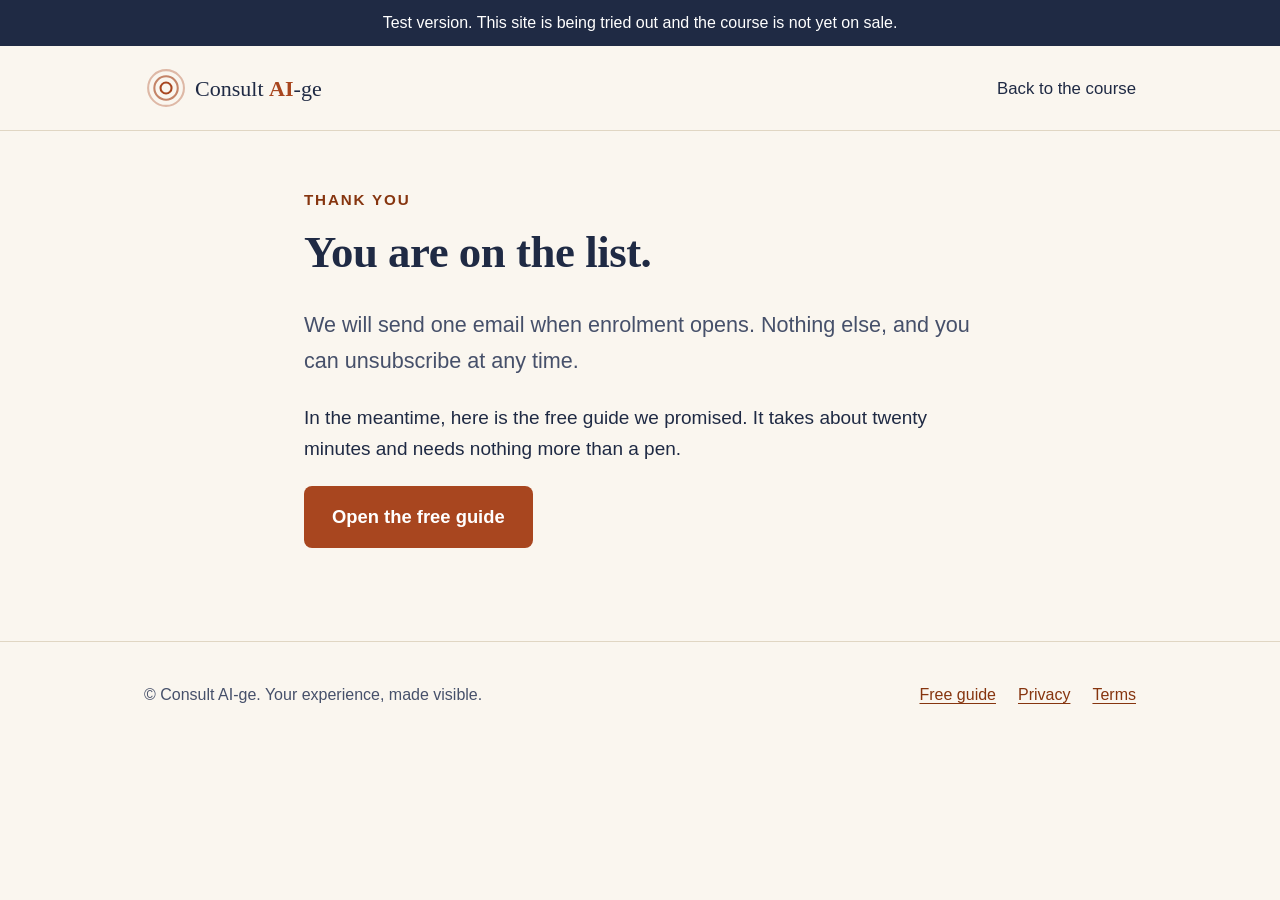
<file: site/thanks.html>
<!DOCTYPE html>
<html lang="en">
<head>
  <meta charset="utf-8">
  <meta name="viewport" content="width=device-width, initial-scale=1">
  <title>You are on the list | Consult AI-ge</title>
  <meta name="description" content="Thank you for joining the Consult AI-ge waitlist.">
  <link rel="icon" href="assets/favicon.svg" type="image/svg+xml">
  <link rel="stylesheet" href="styles.css">
</head>
<body>
  <header class="site-header">
    <div class="wrap">
      <a class="logo" href="/"><img src="assets/logo.svg" alt="Consult AI-ge" width="248" height="44"></a>
      <nav class="site-nav" aria-label="Main"><a href="/">Back to the course</a></nav>
    </div>
  </header>
  <main class="page">
    <div class="wrap narrow">
      <p class="eyebrow">Thank you</p>
      <h1>You are on the list.</h1>
      <p class="lede">We will send one email when enrolment opens. Nothing else, and you can unsubscribe at any time.</p>
      <p>In the meantime, here is the free guide we promised. It takes about twenty minutes and needs nothing more than a pen.</p>
      <p><a class="btn" href="free-guide.html">Open the free guide</a></p>
    </div>
  </main>
  <footer class="site-footer">
    <div class="wrap">
      <p>© Consult AI-ge. Your experience, made visible.</p>
      <nav aria-label="Footer">
        <a href="free-guide.html">Free guide</a>
        <a href="privacy.html">Privacy</a>
        <a href="terms.html">Terms</a>
      </nav>
    </div>
  </footer>
  <script src="config.js"></script>
  <script src="main.js"></script>
</body>
</html>
</file>
<file: site/styles.css>
/* Consult AI-ge. Large type, high contrast, generous spacing. */
:root {
  --ink: #1f2a44;
  --ink-soft: #46506a;
  --paper: #faf6ef;
  --card: #ffffff;
  --accent: #a8461f;
  --accent-dark: #86350f;
  --sage: #dfe7dc;
  --sand: #f1e8d8;
  --line: #e0d6c3;
  --serif: "Iowan Old Style", "Palatino Linotype", Palatino, Georgia, serif;
  --sans: -apple-system, BlinkMacSystemFont, "Segoe UI", Roboto, Helvetica, Arial, sans-serif;
  color-scheme: light;
}

* { box-sizing: border-box; }

html { scroll-behavior: smooth; }

body {
  margin: 0;
  background: var(--paper);
  color: var(--ink);
  font-family: var(--sans);
  font-size: 1.1875rem; /* 19px */
  line-height: 1.65;
}

img, svg { max-width: 100%; }

.wrap {
  max-width: 1040px;
  margin: 0 auto;
  padding: 0 24px;
}

.narrow { max-width: 720px; }

h1, h2, h3 {
  font-family: var(--serif);
  font-weight: 600;
  line-height: 1.2;
  margin: 0 0 0.6em;
  text-wrap: balance;
}

h1 { font-size: clamp(2.3rem, 5.5vw, 3.6rem); letter-spacing: -0.01em; }
h2 { font-size: clamp(1.8rem, 3.6vw, 2.5rem); }
h3 { font-size: 1.35rem; }

p { margin: 0 0 1.1em; }

a { color: var(--accent-dark); text-underline-offset: 3px; }
a:hover { color: var(--ink); }

:focus-visible {
  outline: 3px solid var(--ink);
  outline-offset: 3px;
  border-radius: 4px;
}

.skip {
  position: absolute;
  left: -9999px;
}
.skip:focus {
  left: 16px;
  top: 16px;
  background: var(--card);
  padding: 12px 16px;
  z-index: 10;
}

/* Header */
.site-header {
  padding: 20px 0;
  border-bottom: 1px solid var(--line);
}
.site-header .wrap {
  display: flex;
  align-items: center;
  justify-content: space-between;
  gap: 16px;
  flex-wrap: wrap;
}
.logo img { display: block; height: 44px; width: auto; }
.site-nav { display: flex; align-items: center; gap: 28px; flex-wrap: wrap; }
.site-nav a { color: var(--ink); text-decoration: none; font-size: 1.05rem; }
.site-nav a:hover { text-decoration: underline; }

/* Buttons */
.btn {
  display: inline-block;
  background: var(--accent);
  color: #fff;
  font-weight: 600;
  font-size: 1.15rem;
  text-decoration: none;
  padding: 16px 28px;
  border-radius: 8px;
  border: 0;
  cursor: pointer;
  min-height: 56px;
}
.btn:hover { background: var(--accent-dark); color: #fff; }
.site-nav .btn { color: #fff; padding: 10px 20px; min-height: 0; font-size: 1.05rem; }
.site-nav .btn:hover { text-decoration: none; }

/* Sections */
section { padding: 72px 0; }
.band-sand { background: var(--sand); }
.band-sage { background: var(--sage); }
.band-ink { background: var(--ink); color: #fff; }
.band-ink a { color: #fff; }

.eyebrow {
  font-size: 0.95rem;
  letter-spacing: 0.12em;
  text-transform: uppercase;
  color: var(--accent-dark);
  font-weight: 700;
  margin-bottom: 14px;
}
.band-ink .eyebrow { color: #f3c9b3; }

.lede { font-size: 1.35rem; color: var(--ink-soft); max-width: 40em; }
.band-ink .lede { color: #e4e7ef; }

/* Hero */
.hero { padding: 80px 0 72px; }
.hero-grid {
  display: grid;
  grid-template-columns: 1.15fr 0.85fr;
  gap: 56px;
  align-items: center;
}
.hero-actions { display: flex; align-items: center; gap: 22px; flex-wrap: wrap; margin-top: 28px; }
.hero-note { font-size: 1rem; color: var(--ink-soft); margin-top: 18px; }

/* Checklist card (the sample one-pager) */
.sample {
  background: var(--card);
  border: 1px solid var(--line);
  border-radius: 12px;
  padding: 30px 30px 26px;
  box-shadow: 0 18px 40px rgba(31, 42, 68, 0.10);
  transform: rotate(1.2deg);
}
.sample-label {
  font-size: 0.85rem;
  letter-spacing: 0.1em;
  text-transform: uppercase;
  color: var(--ink-soft);
  margin-bottom: 10px;
}
.sample h3 { font-size: 1.4rem; margin-bottom: 16px; }
.sample ol { margin: 0; padding-left: 1.3em; }
.sample li { margin-bottom: 12px; font-size: 1.05rem; line-height: 1.5; }
.sample li::marker { color: var(--accent); font-weight: 700; }
.sample-by {
  margin: 18px 0 0;
  padding-top: 14px;
  border-top: 1px solid var(--line);
  font-size: 0.98rem;
  color: var(--ink-soft);
}

/* Two-column "both sides" */
.pair { display: grid; grid-template-columns: 1fr 1fr; gap: 28px; margin-top: 36px; }
.card {
  background: var(--card);
  border: 1px solid var(--line);
  border-radius: 12px;
  padding: 28px;
}
.card ul { margin: 0; padding-left: 1.2em; }
.card li { margin-bottom: 8px; }
.bridge {
  margin-top: 28px;
  font-family: var(--serif);
  font-size: 1.45rem;
  line-height: 1.4;
  text-align: center;
  max-width: 34em;
  margin-left: auto;
  margin-right: auto;
}

/* Story steps */
.steps { list-style: none; margin: 36px 0 0; padding: 0; display: grid; gap: 18px; counter-reset: step; }
.steps li {
  counter-increment: step;
  display: grid;
  grid-template-columns: 56px 1fr;
  gap: 20px;
  align-items: start;
  background: var(--card);
  border: 1px solid var(--line);
  border-radius: 12px;
  padding: 24px;
}
.steps li::before {
  content: counter(step);
  width: 56px;
  height: 56px;
  border-radius: 50%;
  background: var(--ink);
  color: #fff;
  font-family: var(--serif);
  font-size: 1.5rem;
  display: grid;
  place-items: center;
}
.steps h3 { margin-bottom: 6px; }
.steps p { margin: 0; }
.fineprint { font-size: 1rem; color: var(--ink-soft); margin-top: 22px; }

/* Curriculum */
.weeks { display: grid; grid-template-columns: repeat(3, 1fr); gap: 20px; margin-top: 36px; }
.week { background: var(--card); border: 1px solid var(--line); border-radius: 12px; padding: 24px; }
.week .when {
  font-size: 0.9rem;
  letter-spacing: 0.1em;
  text-transform: uppercase;
  color: var(--accent-dark);
  font-weight: 700;
}
.week h3 { margin: 6px 0 8px; }
.week p { margin: 0; font-size: 1.05rem; }
.week .get { margin-top: 12px; padding-top: 12px; border-top: 1px solid var(--line); font-size: 1rem; color: var(--ink-soft); }

/* Fit */
.fit { display: grid; grid-template-columns: 1fr 1fr; gap: 28px; margin-top: 32px; }
.fit ul { list-style: none; padding: 0; margin: 0; }
.fit li { padding-left: 34px; position: relative; margin-bottom: 12px; }
.fit li::before { position: absolute; left: 0; top: 0; font-weight: 700; font-size: 1.2rem; }
.fit .yes li::before { content: "✓"; color: #2f6b3c; }
.fit .no li::before { content: "✕"; color: var(--accent-dark); }

/* Price */
.price-card {
  background: var(--card);
  color: var(--ink);
  border-radius: 14px;
  padding: 40px;
  max-width: 640px;
  margin: 36px auto 0;
  text-align: center;
}
.price { font-family: var(--serif); font-size: 4rem; line-height: 1; margin: 8px 0 6px; }
.price-card ul { text-align: left; margin: 24px auto; padding-left: 1.2em; max-width: 26em; }
.price-card li { margin-bottom: 8px; }
.price-card a { color: var(--accent-dark); }
.price-card .btn { color: #fff; }

/* Form */
.form-card {
  background: var(--card);
  border: 1px solid var(--line);
  border-radius: 14px;
  padding: 36px;
  margin-top: 32px;
}
label { display: block; font-weight: 600; margin-bottom: 6px; }
.hint { font-weight: 400; color: var(--ink-soft); font-size: 1rem; }
input[type="text"], input[type="email"] {
  width: 100%;
  font: inherit;
  padding: 14px 16px;
  border: 2px solid #9aa1b2;
  border-radius: 8px;
  background: #fff;
  color: var(--ink);
  margin-bottom: 20px;
  min-height: 56px;
}
input:focus { border-color: var(--ink); }
.hp { position: absolute; left: -9999px; }

/* FAQ */
details {
  background: var(--card);
  border: 1px solid var(--line);
  border-radius: 10px;
  padding: 0 24px;
  margin-bottom: 12px;
}
summary {
  cursor: pointer;
  font-weight: 600;
  font-size: 1.2rem;
  padding: 20px 0;
  list-style-position: outside;
}
details p { margin-bottom: 20px; }

/* Footer */
.site-footer { padding: 40px 0 56px; border-top: 1px solid var(--line); font-size: 1rem; color: var(--ink-soft); }
.site-footer .wrap { display: flex; justify-content: space-between; gap: 20px; flex-wrap: wrap; }
.site-footer nav { display: flex; gap: 22px; flex-wrap: wrap; }

/* Simple text pages */
.page { padding: 56px 0 72px; }
.page h1 { font-size: clamp(2rem, 4.5vw, 2.8rem); }
.page h2 { font-size: 1.5rem; margin-top: 1.6em; }
.notice {
  background: var(--sand);
  border-left: 5px solid var(--accent);
  padding: 16px 20px;
  border-radius: 6px;
  margin-bottom: 28px;
}
.guide-q { margin: 0; padding-left: 1.3em; }
.guide-q li { margin-bottom: 18px; }
.guide-q li::marker { color: var(--accent); font-weight: 700; font-family: var(--serif); font-size: 1.3rem; }
.lines { border-bottom: 1px solid #b9bfcc; height: 2.2em; margin-right: 8px; }

@media (max-width: 860px) {
  body { font-size: 1.125rem; }
  section { padding: 56px 0; }
  .hero { padding: 48px 0 56px; }
  .hero-grid, .pair, .fit { grid-template-columns: 1fr; gap: 28px; }
  .weeks { grid-template-columns: 1fr; }
  .sample { transform: none; }
  .site-nav a:not(.btn) { display: none; }
  .price-card, .form-card { padding: 26px; }
  .steps li { grid-template-columns: 44px 1fr; gap: 14px; padding: 20px; }
  .steps li::before { width: 44px; height: 44px; font-size: 1.2rem; }
}

@media print {
  .site-header, .site-footer, .no-print { display: none; }
  body { background: #fff; font-size: 12pt; }
  .page { padding: 0; }
}

/* Shown on every page while testMode is true in config.js */
.test-banner {
  background: var(--ink);
  color: #fff;
  text-align: center;
  padding: 10px 16px;
  font-size: 1rem;
}
@media print { .test-banner { display: none; } }
</file>
